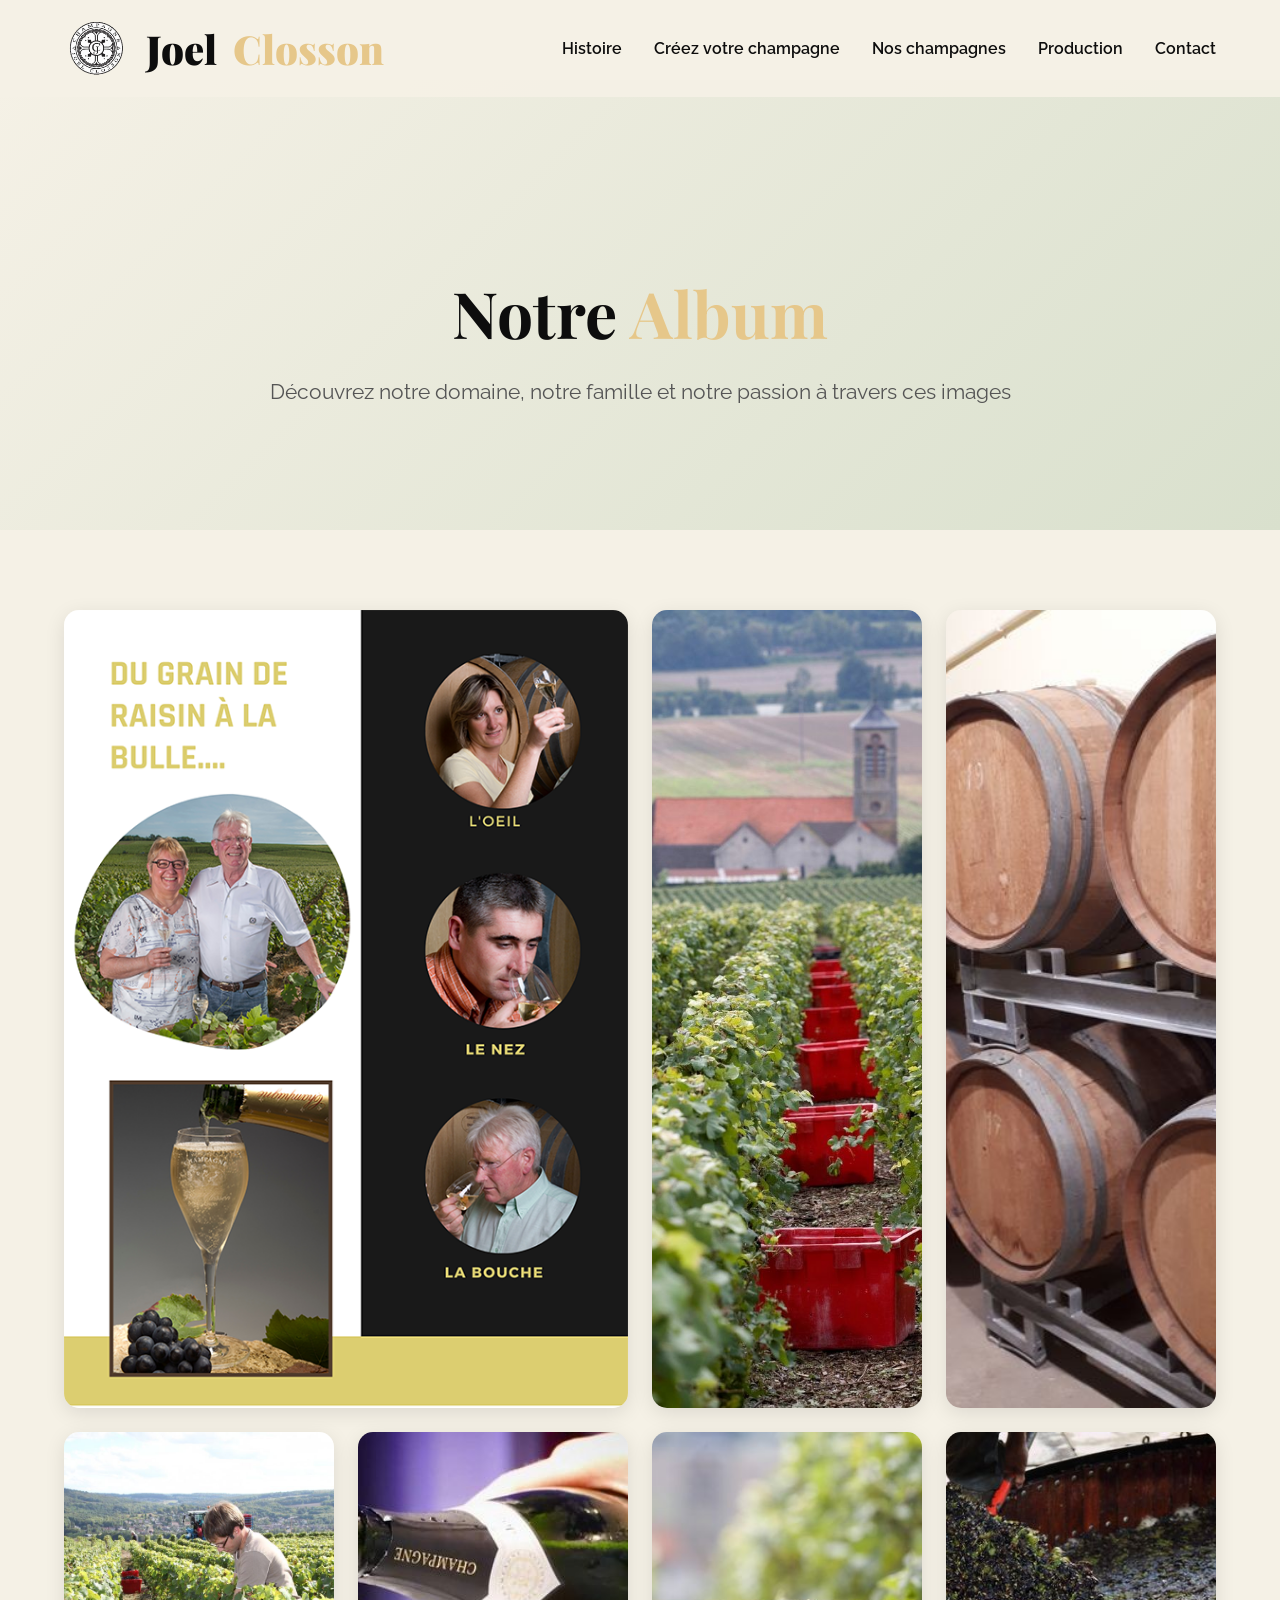
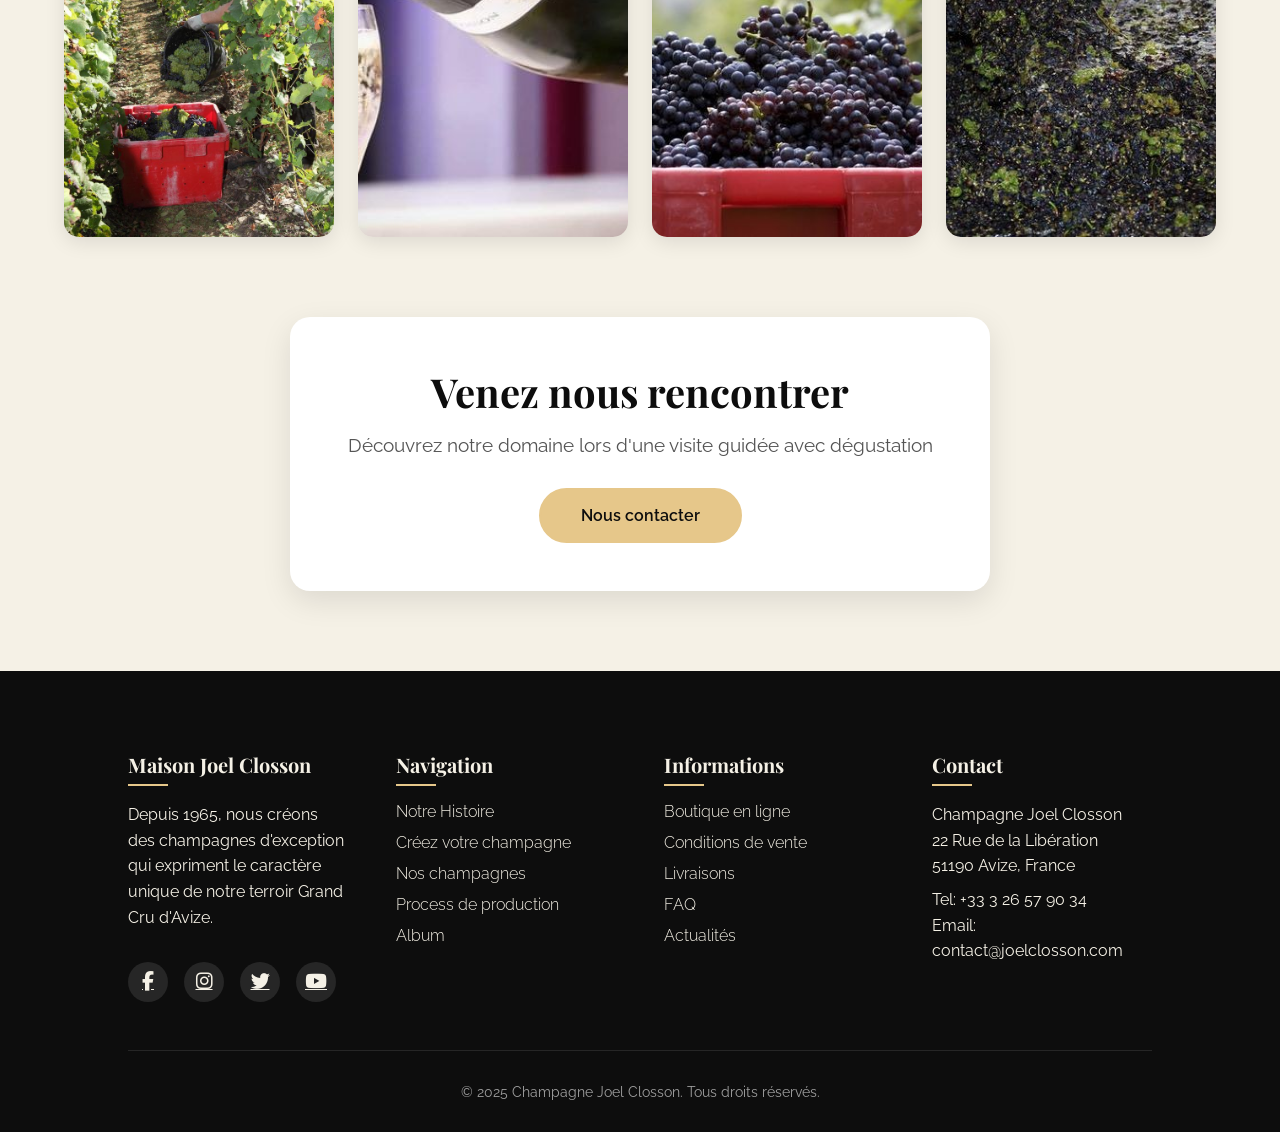
<file: histoire/album.html>
<!DOCTYPE html>
<html lang="fr">
<head>
    <meta charset="UTF-8">
    <meta name="viewport" content="width=device-width, initial-scale=1.0">
    <title>Album Photos | Champagne Joel Closson</title>
    <link rel="icon" type="image/png" href="logo.png"/>
    <link rel="stylesheet" href="../style.css">
    <link rel="stylesheet" href="https://cdnjs.cloudflare.com/ajax/libs/font-awesome/6.4.0/css/all.min.css">
    <link href="https://fonts.googleapis.com/css2?family=Playfair+Display:wght@700;900&family=Raleway:wght@300;400;600&display=swap" rel="stylesheet">
</head>
<body>
    <!-- Navigation -->
    <nav class="navbar">
        <a href="../index.html" class="logo">
            <img src="../logo.png" alt="Logo Champagne Joel Closson" class="logo-image">
            Joel<span>Closson</span>
        </a>
        <div class="nav-links">
            <a href="../index.html#history">Histoire</a>
            <a href="../index.html#creator">Créez votre champagne</a>
            <a href="../index.html#products">Nos champagnes</a>
            <a href="../index.html#production">Production</a>
            <a href="../index.html#contact">Contact</a>
        </div>
    </nav>

    <!-- Album Header -->
    <section class="album-hero">
        <div class="album-header">
            <h1>Notre <span>Album</span></h1>
            <p>Découvrez notre domaine, notre famille et notre passion à travers ces images</p>
        </div>
    </section>

    <!-- Gallery Grid -->
    <section class="gallery-section">
        <div class="gallery-container">
            
            <!-- Photo 1 - Famille -->
            <div class="gallery-item wide">
                <img src="famille.png" alt="Famille Closson">
                <div class="gallery-overlay">
                    <h3>La Famille Closson</h3>
                    <p>Au cœur de notre vignoble</p>
                </div>
            </div>

            <!-- Photo 2 -->
            <div class="gallery-item">
                <img src="vignoble2.jpg" alt="Vignoble d'Avize">
                <div class="gallery-overlay">
                    <h3>Notre Vignoble</h3>
                    <p>7 hectares en Grand Cru</p>
                </div>
            </div>

            <!-- Photo 3 -->
            <div class="gallery-item">
                <img src="cave.jpg" alt="Cave de champagne">
                <div class="gallery-overlay">
                    <h3>Nos Caves</h3>
                    <p>Élevage traditionnel</p>
                </div>
            </div>

            <!-- Photo 4 -->
            <div class="gallery-item">
                <img src="vendange.jpg" alt="Vendanges manuelles">
                <div class="gallery-overlay">
                    <h3>Vendanges Manuelles</h3>
                    <p>Récolte traditionnelle</p>
                </div>
            </div>

            <!-- Photo 5 -->
            <div class="gallery-item">
                <img src="bouteille.jpg" alt="Bouteilles de champagne">
                <div class="gallery-overlay">
                    <h3>Nos Cuvées</h3>
                    <p>L'excellence Grand Cru</p>
                </div>
            </div>

            <!-- Photo 6 -->
            <div class="gallery-item">
                <img src="raisin.jpg" alt="Raisins Chardonnay">
                <div class="gallery-overlay">
                    <h3>Chardonnay</h3>
                    <p>Le cépage roi</p>
                </div>
            </div>

            <!-- Photo 7 -->
            <div class="gallery-item">
                <img src="pressoir2.jpg" alt="Pressoir traditionnel">
                <div class="gallery-overlay">
                    <h3>Pressoir</h3>
                    <p>Extraction douce</p>
                </div>
            </div>
        </div>

        <div class="album-cta">
            <h2>Venez nous rencontrer</h2>
            <p>Découvrez notre domaine lors d'une visite guidée avec dégustation</p>
            <a href="../index.html#contact" class="btn">Nous contacter</a>
        </div>
    </section>

    <!-- Footer -->
    <footer id="contact">
        <div class="footer-grid">
            <div class="footer-column">
                <h3>Maison Joel Closson</h3>
                <p>Depuis 1965, nous créons des champagnes d'exception qui expriment le caractère unique de notre terroir Grand Cru d'Avize.</p>
                <div class="social-links">
                    <a href="#"><i class="fab fa-facebook-f"></i></a>
                    <a href="https://www.instagram.com/champagnejoelclosson/" target="_blank" rel="noopener noreferrer"><i class="fab fa-instagram"></i></a>
                    <a href="#"><i class="fab fa-twitter"></i></a>
                    <a href="#"><i class="fab fa-youtube"></i></a>
                </div>
            </div>
            
            <div class="footer-column">
                <h3>Navigation</h3>
                <ul class="footer-links">
                    <li><a href="../index.html#history">Notre Histoire</a></li>
                    <li><a href="../index.html#creator">Créez votre champagne</a></li>
                    <li><a href="../index.html#products">Nos champagnes</a></li>
                    <li><a href="../index.html#production">Process de production</a></li>
                    <li><a href="album.html">Album</a></li>
                </ul>
            </div>
            
            <div class="footer-column">
                <h3>Informations</h3>
                <ul class="footer-links">
                    <li><a href="#">Boutique en ligne</a></li>
                    <li><a href="#">Conditions de vente</a></li>
                    <li><a href="#">Livraisons</a></li>
                    <li><a href="#">FAQ</a></li>
                    <li><a href="#">Actualités</a></li>
                </ul>
            </div>
            
            <div class="footer-column">
                <h3>Contact</h3>
                <p>Champagne Joel Closson<br>
                22 Rue de la Libération<br>
                51190 Avize, France</p>
                <p>Tel: +33 3 26 57 90 34<br>
                Email: contact@joelclosson.com</p>
            </div>
        </div>
        
        <div class="copyright">
            &copy; 2025 Champagne Joel Closson. Tous droits réservés.
        </div>
    </footer>

    <script src="../script.js"></script>
</body>
</html>
</file>
<file: style.css>
* {
    margin: 0;
    padding: 0;
    box-sizing: border-box;
}

:root {
    --gold: #e6c78a;
    --dark: #0d0d0d;
    --light: #f5f1e6;
    --transition: all 0.4s cubic-bezier(0.165, 0.84, 0.44, 1);
}

/* ========== RESET BODY/HTML ========== */
html, body {
    margin: 0;
    padding: 0;
    width: 100%;
    overflow-x: hidden;
}

body {
    font-family: 'Raleway', sans-serif;
    background-color: var(--light);
    color: var(--dark);
    display: block;
    position: relative;
}

h1, h2, h3 {
    font-family: 'Playfair Display', serif;
    font-weight: 700;
}

/* ========== NAVIGATION ========== */
.navbar {
    position: fixed;
    top: 0;
    width: 100%;
    padding: 1rem 5%;
    display: flex;
    justify-content: space-between;
    align-items: center;
    z-index: 1000;
    background-color: rgba(245, 241, 230, 0.9);
    transition: var(--transition);
}

.navbar.scrolled {
    background-color: var(--light);
    box-shadow: 0 5px 20px rgba(0,0,0,0.05);
    padding: 0.8rem 5%;
}

.logo {
    font-family: 'Playfair Display', serif;
    font-size: 2.5rem;
    font-weight: 900;
    color: var(--dark);
    text-decoration: none;
    display: flex;
    align-items: center;
    gap: 1rem;
}

.logo-image {
    height: 65px;
    width: auto;
    transition: var(--transition);
    object-fit: contain;
    display: block;
}

.navbar.scrolled .logo-image {
    height: 55px;
}

.logo:hover .logo-image {
    transform: scale(1.05);
}

.logo span {
    color: var(--gold);
}

.nav-links {
    display: flex;
    gap: 2rem;
}

.nav-links a {
    color: var(--dark);
    text-decoration: none;
    font-weight: 600;
    position: relative;
    padding: 0.5rem 0;
    transition: var(--transition);
}

.nav-links a::after {
    content: '';
    position: absolute;
    bottom: 0;
    left: 0;
    width: 0;
    height: 2px;
    background-color: var(--gold);
    transition: var(--transition);
}

.nav-links a:hover {
    color: var(--gold);
}

.nav-links a:hover::after {
    width: 100%;
}

/* ========== HERO SECTION ========== */
.hero {
    height: 100vh;
    width: 100%;
    display: flex;
    align-items: center;
    background: linear-gradient(135deg, #f5f1e6 0%, #d9e0cd 100%);
    position: relative;
    overflow: hidden;
}

.hero-content {
    max-width: 40%;
    padding: 0 5%;
    padding-left: calc(5% + 80px);
    position: relative;
    z-index: 10;
    display: flex;
    flex-direction: column;
    align-items: flex-start;
    margin-left: 0;
}

.hero-content .btn {
    margin-bottom: 0;
}

.hero-logo-decorative {
    width: 120px;
    height: 120px;
    margin-top: 2rem;
    opacity: 0.7;
    transition: var(--transition);
    filter: grayscale(0);
}

.hero-logo-decorative:hover {
    opacity: 1;
    transform: rotate(360deg) scale(1.1);
}

/* Alternative si l'image ne charge pas */
.hero-decorative-icon {
    font-size: 4rem;
    color: var(--gold);
    margin-top: 2rem;
    opacity: 0.7;
    transition: var(--transition);
    display: inline-block;
}

.hero-decorative-icon:hover {
    opacity: 1;
    transform: rotate(360deg) scale(1.1);
}

.hero h1 {
    font-size: 4rem;
    margin-bottom: 1.5rem;
    line-height: 1.1;
}

.hero h1 span {
    color: var(--gold);
    font-weight: 900;
}

.hero p {
    font-size: 1.2rem;
    margin-bottom: 2rem;
    font-weight: 300;
}

.btn {
    display: inline-block;
    padding: 1rem 2.5rem;
    background-color: var(--gold);
    color: var(--dark);
    text-decoration: none;
    font-weight: 600;
    border-radius: 50px;
    transition: var(--transition);
    border: 2px solid var(--gold);
    cursor: pointer;
}

.btn:hover {
    background-color: transparent;
    color: var(--gold);
    transform: translateY(-5px);
    box-shadow: 0 10px 20px rgba(230, 199, 138, 0.3);
}

.hero-bubbles {
    position: absolute;
    top: 0;
    right: 0;
    height: 100%;
    width: 55%;
    overflow: hidden;
}

.bubble {
    position: absolute;
    border-radius: 50%;
    background: radial-gradient(circle at 30% 30%, rgba(255, 255, 255, 0.8), rgba(255, 255, 255, 0.1));
    box-shadow: 0 0 15px rgba(255, 255, 255, 0.5);
    animation: float 15s infinite ease-in-out;
    z-index: 1;
    bottom: 0;
}

@keyframes float {
    0% {
        bottom: 0;
        opacity: 0;
        transform: translateX(0);
    }
    5% {
        opacity: 1;
    }
    25% {
        transform: translateX(-10px);
    }
    50% {
        transform: translateX(10px);
    }
    75% {
        transform: translateX(-5px);
    }
    95% {
        opacity: 1;
    }
    100% {
        bottom: 100vh;
        opacity: 0;
        transform: translateX(0);
    }
}


.bubble-large {
    height: 120px;
    width: 120px;
    left: 20%;
}

.bubble-medium {
    height: 70px;
    width: 70px;
    right: 25%;
}

.bubble-small {
    height: 30px;
    width: 30px;
    left: 35%;
}

.bubble-small-2 {
    height: 40px;
    width: 40px;
    left: 15%;
}

/* Nouvelles bulles */
.bubble-medium-2 {
    height: 80px;
    width: 80px;
    right: 15%;
}

.bubble-small-3 {
    height: 35px;
    width: 35px;
    left: 45%;
}

.bubble-large-2 {
    height: 100px;
    width: 100px;
    right: 35%;
}

.bubble-small-4 {
    height: 45px;
    width: 45px;
    left: 25%;
}

/* ========== HORIZONTAL SCROLL ========== */
.horizontal-scroll {
    position: relative;
    height: 100vh;
    width: 100vw;
    display: flex;
    flex-direction: row;
    overflow-x: auto;
    overflow-y: hidden;
    scroll-behavior: smooth;
    scroll-snap-type: x mandatory;
    -webkit-overflow-scrolling: touch;
    scrollbar-width: thin;
    scrollbar-color: var(--gold) transparent;
}

.horizontal-scroll::-webkit-scrollbar {
    height: 8px;
}

.horizontal-scroll::-webkit-scrollbar-track {
    background: transparent;
}

.horizontal-scroll::-webkit-scrollbar-thumb {
    background: var(--gold);
    border-radius: 4px;
}

.scroll-section {
    min-width: 100vw;
    width: 100vw;
    height: 100vh;
    flex-shrink: 0;
    flex-grow: 0;
    position: relative;
    padding: 3% 10%;
    display: flex;
    flex-direction: row;
    align-items: center;
    justify-content: space-between;
    scroll-snap-align: start;
    box-sizing: border-box;
    overflow-y: auto;
}

.section-bg {
    position: absolute;
    top: 0;
    left: 0;
    width: 100%;
    height: 100%;
    object-fit: cover;
    opacity: 0.05;
    z-index: 0;
}

.section-content {
    max-width: 50%;
    position: relative;
    z-index: 2;
}

/* Image familiale à droite pour la section Histoire */
.scroll-section#history {
    background: linear-gradient(135deg, #f5f1e6 0%, #e8dfc5 100%);
    flex-direction: row !important;
    align-items: center !important;
    justify-content: space-between !important;
    gap: 4rem;
}

.scroll-section#history .section-content {
    max-width: 45%;
}

.history-buttons {
    display: flex;
    gap: 1rem;
    margin-top: 2rem;
    flex-wrap: wrap;
}

.btn-secondary {
    background-color: transparent;
    color: var(--gold);
    border: 2px solid var(--gold);
}

.btn-secondary:hover {
    background-color: var(--gold);
    color: var(--dark);
}

.section-image {
    width: 45%;
    height: 65%;
    position: relative;
    z-index: 2;
    border-radius: 20px;
    overflow: hidden;
    box-shadow: 0 20px 60px rgba(0, 0, 0, 0.15);
    transition: var(--transition);
    flex-shrink: 0;
}

.section-image:hover {
    transform: scale(1.02);
    box-shadow: 0 25px 80px rgba(0, 0, 0, 0.2);
}

.section-image img {
    width: 100%;
    height: 100%;
    object-fit: cover;
    display: block;
}

/* Décoration pour la section Histoire */
.scroll-section#history::before {
    content: '';
    position: absolute;
    top: 10%;
    right: 35%;
    width: 300px;
    height: 300px;
    background: radial-gradient(circle, rgba(230, 199, 138, 0.1) 0%, transparent 70%);
    border-radius: 50%;
    z-index: 1;
    pointer-events: none;
}

.section-content p {
    font-size: 0.95rem;
    line-height: 1.5;
    margin-bottom: 0.8rem;
    color: #333;
    font-weight: 400;
}

.section-title {
    font-size: 2.2rem;
    margin-bottom: 0.8rem;
    position: relative;
    color: var(--dark);
    letter-spacing: -1px;
}

.section-title::after {
    content: '';
    position: absolute;
    bottom: -8px;
    left: 0;
    width: 70px;
    height: 3px;
    background: var(--gold);
}

/* ========== CHAMPAGNE CREATOR ========== */
.creator-section {
    background: url('data:image/svg+xml;utf8,<svg xmlns="http://www.w3.org/2000/svg" width="100" height="100" viewBox="0 0 100 100"><rect width="100" height="100" fill="%23f5f1e6"/><path d="M0,50 C15,20 35,20 50,50 C65,80 85,80 100,50" stroke="%23e6c78a" stroke-width="0.5" fill="none"/></svg>');
    flex-direction: column !important;
    justify-content: center !important;
}

.creator-section .section-content {
    max-width: 90%;
}

.creator-container {
    display: flex;
    gap: 1.5rem;
    align-items: flex-start;
    margin-top: 0.5rem;
}

.champagne-visualization {
    width: 35%;
    position: relative;
    display: flex;
    flex-direction: column;
    align-items: center;
    padding-top: 1rem;
}
    

.champagne-bottle {
    width: 180px;
    height: 325px;
    position: relative;
    margin-top: 1rem;
    background: transparent;
    border: 2px solid var(--gold);
    border-top: none;
    border-radius: 10px 10px 50% 50%;
    overflow: hidden;
}

.liquid {
    position: absolute;
    bottom: 0;
    width: 100%;
    height: 40%;
    background: linear-gradient(to bottom, #f9e7c2, #d8c591);
    transition: height 0.5s;
    z-index: 1;
}


.champagne-stem {
    width: 4px;
    height: 160px;
    background: var(--gold);
    margin: 0 auto;
}

.champagne-base {
    width: 120px;
    height: 8px;
    background: var(--gold);
    border-radius: 50%;
    margin: 0 auto;
}

.bubbles-container {
    pointer-events: none;
    position: absolute;
    bottom: 0;
    width: 100%;
    height: 40%;
    overflow: hidden;
    z-index: 10;
    transition: height 0.5s;
}

.mini-bubble {
    position: absolute;
    border-radius: 50%;
    background: rgba(255, 255, 255, 0.8);
    opacity: 0.9;
    z-index: 10;  
    animation-name: bubble-rise;
    animation-iteration-count: infinite;
    animation-timing-function: ease-in;
}

@keyframes bubble-rise {
    0% {
        bottom: 0;
        opacity: 0;
    }
    5% {
        opacity: 1;
    }
    95% {
        opacity: 1;
    }
    100% {
        bottom: 100%;
        opacity: 0;
    }
}

.creator-controls {
    width: 60%;
    background-color: rgba(245, 241, 230, 0.9);
    padding: 2rem;
    border-radius: 20px;
    box-shadow: 0 10px 30px rgba(0,0,0,0.05);
}

.control-group {
    margin-bottom: 2rem;
}

.control-group label {
    display: block;
    margin-bottom: 0.5rem;
    font-weight: 600;
}

.slider-container {
    display: flex;
    align-items: center;
    gap: 1rem;
}

.slider {
    flex: 1;
    -webkit-appearance: none;
    height: 8px;
    background: #d9e0cd;
    border-radius: 10px;
    outline: none;
}

.slider::-webkit-slider-thumb {
    -webkit-appearance: none;
    width: 22px;
    height: 22px;
    border-radius: 50%;
    background: var(--gold);
    cursor: pointer;
    box-shadow: 0 0 5px rgba(0,0,0,0.2);
}

.slider::-moz-range-thumb {
    width: 22px;
    height: 22px;
    border-radius: 50%;
    background: var(--gold);
    cursor: pointer;
    box-shadow: 0 0 5px rgba(0,0,0,0.2);
    border: none;
}

.slider-value {
    width: 80px;
    text-align: center;
    font-weight: 600;
}

.preview-window {
    background-color: rgba(255, 255, 255, 0.9);
    padding: 1.5rem;
    border-radius: 15px;
    box-shadow: 0 5px 15px rgba(0,0,0,0.05);
    margin-top: 2rem;
}

.preview-window h4 {
    margin-bottom: 1rem;
    font-size: 1.25rem;
    color: var(--dark);
}

/* ========== PRODUCTS SECTION ========== */
.products-section {
    background: linear-gradient(45deg, #f5f1e6 0%, #f0ede6 100%);
    flex-direction: column !important;
    justify-content: center !important;
}

.products-section .section-content {
    max-width: 90%;
}

.products-grid {
    display: grid;
    grid-template-columns: repeat(3, 1fr);
    gap: 1.5rem;
    margin-top: 1.5rem;
    width: 100%;
}

.product-card {
    background: white;
    border-radius: 15px;
    overflow: hidden;
    box-shadow: 0 10px 20px rgba(0,0,0,0.05);
    transition: var(--transition);
}

.product-card:hover {
    transform: translateY(-10px);
    box-shadow: 0 15px 30px rgba(0,0,0,0.1);
}

.product-image {
    height: 220px;
    background: linear-gradient(135deg, #f8f4e7 0%, #ffffff 100%);
    position: relative;
    display: flex;
    justify-content: center;
    align-items: center;
    overflow: hidden;
    padding: 1rem;
}

.product-image img {
    max-width: 70%;
    max-height: 100%;
    width: auto;
    height: auto;
    object-fit: contain;
    transition: var(--transition);
    filter: drop-shadow(0 10px 20px rgba(0,0,0,0.15));
}

.product-card:hover .product-image img {
    transform: scale(1.08) translateY(-5px);
    filter: drop-shadow(0 15px 30px rgba(0,0,0,0.25));
}

.product-image::after {
    display: none;
}

.product-info {
    padding: 1rem;
}

.product-title {
    font-size: 1.1rem;
    margin-bottom: 0.5rem;
    font-weight: 700;
}

.product-desc {
    color: #666;
    font-size: 0.9rem;
    margin-bottom: 0.5rem;
}

.product-price {
    font-size: 1.3rem;
    font-weight: 700;
    color: var(--dark);
    margin-bottom: 1rem;
}

/* ========== PRODUCTION SECTION ========== */
#production {
    flex-direction: column !important;
    justify-content: center !important;
    background: linear-gradient(135deg, #f5f1e6 0%, #ebe5d5 100%);
}

#production .section-content {
    max-width: 85%;
}

#production .section-title {
    text-align: left;
    margin-bottom: 1rem;
}

#production .section-title::after {
    left: 0;
}

#production .section-content > p {
    text-align: left;
    font-size: 1.05rem;
    margin-bottom: 1.8rem;
    color: #555;
}

.production-steps {
    display: grid;
    grid-template-columns: repeat(5, 1fr);
    gap: 1.5rem;
    margin: 2rem 0;
    width: 100%;
}

.step {
    background: white;
    border-radius: 15px;
    padding: 2rem 1.5rem;
    box-shadow: 0 5px 20px rgba(0,0,0,0.08);
    transition: var(--transition);
    position: relative;
    overflow: hidden;
    border: 2px solid transparent;
    text-align: center;
    display: flex;
    flex-direction: column;
    min-height: 280px;
}

.step::before {
    content: '';
    position: absolute;
    top: 0;
    left: 0;
    width: 100%;
    height: 4px;
    background: linear-gradient(90deg, var(--gold), #d4b582);
    transform: scaleX(0);
    transform-origin: left;
    transition: transform 0.4s ease;
}

.step:hover::before {
    transform: scaleX(1);
}

.step:hover {
    transform: translateY(-10px);
    box-shadow: 0 15px 40px rgba(0,0,0,0.15);
    border-color: var(--gold);
}

.step h3 {
    margin-bottom: 1rem;
    font-size: 1.2rem;
    color: var(--dark);
    display: flex;
    align-items: center;
    justify-content: center;
    gap: 0.65rem;
}

.step h3::before {
    content: '✦';
    font-size: 1.35rem;
    color: var(--gold);
    display: inline-block;
    transition: var(--transition);
}

.step:hover h3::before {
    transform: rotate(180deg) scale(1.2);
}

.step p {
    font-size: 1rem;
    color: #666;
    line-height: 1.65;
    display: flex;
    align-items: center;
    justify-content: center;
    flex: 1;
}

#production .btn {
    display: block;
    margin: 2rem auto 0;
    width: fit-content;
}

/* ========== FOOTER ========== */
footer {
    background-color: var(--dark);
    color: var(--light);
    padding: 5rem 10% 2rem;
    position: relative;
    width: 100%;
}

.footer-grid {
    display: grid;
    grid-template-columns: repeat(4, 1fr);
    gap: 3rem;
    margin-bottom: 3rem;
    width: 100%;
}

.footer-column {
    display: flex;
    flex-direction: column;
}

.footer-column h3 {
    font-size: 1.25rem;
    margin-bottom: 1.5rem;
    position: relative;
}

.footer-column h3::after {
    content: '';
    position: absolute;
    bottom: -8px;
    left: 0;
    width: 40px;
    height: 2px;
    background: var(--gold);
}

.footer-column p {
    line-height: 1.6;
    margin-bottom: 0.5rem;
}

.footer-links {
    list-style: none;
}

.footer-links li {
    margin-bottom: 0.75rem;
}

.footer-links a {
    color: var(--light);
    text-decoration: none;
    font-weight: 300;
    transition: var(--transition);
}

.footer-links a:hover {
    color: var(--gold);
    padding-left: 5px;
}

.social-links {
    display: flex;
    gap: 1rem;
    margin-top: 1.5rem;
}

.social-links a {
    display: flex;
    align-items: center;
    justify-content: center;
    width: 40px;
    height: 40px;
    border-radius: 50%;
    background-color: rgba(255, 255, 255, 0.1);
    color: var(--light);
    transition: var(--transition);
    font-size: 1.2rem;
}

.social-links a:hover {
    background-color: var(--gold);
    color: var(--dark);
    transform: translateY(-3px);
}

.copyright {
    text-align: center;
    padding-top: 2rem;
    border-top: 1px solid rgba(255, 255, 255, 0.1);
    font-size: 0.9rem;
    color: rgba(255, 255, 255, 0.6);
}

/* ========== RESPONSIVE ========== */

/* ========== ALBUM PAGE ========== */
.album-hero {
    min-height: 50vh;
    display: flex;
    align-items: center;
    justify-content: center;
    background: linear-gradient(135deg, #f5f1e6 0%, #d9e0cd 100%);
    padding: 8rem 5% 4rem;
    margin-top: 80px;
}

.album-header {
    text-align: center;
    max-width: 800px;
}

.album-header h1 {
    font-size: 4rem;
    margin-bottom: 1.5rem;
    color: var(--dark);
}

.album-header h1 span {
    color: var(--gold);
}

.album-header p {
    font-size: 1.3rem;
    color: #555;
}

.gallery-section {
    padding: 5rem 5%;
    background: var(--light);
}

.gallery-container {
    display: grid;
    grid-template-columns: repeat(4, 1fr);
    gap: 1.5rem;
    max-width: 1400px;
    margin: 0 auto 5rem;
}

.gallery-item {
    position: relative;
    overflow: hidden;
    border-radius: 15px;
    cursor: pointer;
    box-shadow: 0 5px 20px rgba(0,0,0,0.1);
    transition: var(--transition);
}

/* Première image : prend 2 colonnes */
.gallery-item:nth-child(1) {
    grid-column: span 2;
    min-height: 220px;
}

/* Images 2 et 3 : prennent 1 colonne chacune */
.gallery-item:nth-child(2),
.gallery-item:nth-child(3) {
    grid-column: span 1;
    min-height: 220px;
}

/* Les 4 suivantes (4,5,6,7) : prennent 1 colonne chacune */
.gallery-item:nth-child(n+4) {
    grid-column: span 1;
    min-height: 250px;
}

.gallery-item img {
    width: 100%;
    height: 100%;
    object-fit: cover;
    transition: var(--transition);
    display: block;
}

.gallery-item:hover {
    transform: translateY(-5px);
    box-shadow: 0 15px 40px rgba(0,0,0,0.2);
}

.gallery-item:hover img {
    transform: scale(1.1);
}

.gallery-overlay {
    position: absolute;
    bottom: 0;
    left: 0;
    right: 0;
    background: linear-gradient(to top, rgba(13, 13, 13, 0.9), transparent);
    color: white;
    padding: 2rem;
    transform: translateY(100%);
    transition: var(--transition);
}

.gallery-item:hover .gallery-overlay {
    transform: translateY(0);
}

.gallery-overlay h3 {
    font-size: 1.5rem;
    margin-bottom: 0.5rem;
    color: var(--gold);
}

.gallery-overlay p {
    font-size: 1rem;
    color: rgba(255, 255, 255, 0.9);
}

.album-cta {
    text-align: center;
    max-width: 700px;
    margin: 0 auto;
    padding: 3rem 2rem;
    background: white;
    border-radius: 20px;
    box-shadow: 0 10px 30px rgba(0,0,0,0.1);
}

.album-cta h2 {
    font-size: 2.5rem;
    margin-bottom: 1rem;
    color: var(--dark);
}

.album-cta p {
    font-size: 1.2rem;
    margin-bottom: 2rem;
    color: #555;
}

/* ========== RESPONSIVE ========== */
@media (max-width: 1200px) {
    .section-content {
        max-width: 70%;
    }
    
    .creator-section .section-content,
    .products-section .section-content {
        max-width: 85%;
    }
}

@media (max-width: 992px) {
    .hero-content {
        max-width: 60%;
    }
    
    .section-content {
        max-width: 100%;
    }
    
    .scroll-section#history {
        flex-direction: column !important;
        gap: 2rem;
    }
    
    .scroll-section#history .section-content {
        max-width: 90%;
    }
    
    .section-image {
        width: 90%;
        height: 50%;
    }
    
    .footer-grid {
        grid-template-columns: repeat(2, 1fr);
    }
    
    .products-grid {
        grid-template-columns: repeat(2, 1fr);
    }
    
    .creator-container {
        flex-direction: column;
    }
    
    .champagne-visualization,
    .creator-controls {
        width: 100%;
    }
    
    .production-steps {
        grid-template-columns: repeat(2, 1fr);
        gap: 1.5rem;
    }
    
    .step {
        padding: 2rem 1.5rem;
    }
}

@media (max-width: 768px) {
    .hero-content {
        max-width: 90%;
    }
    
    .hero h1 {
        font-size: 3rem;
    }
    
    .nav-links {
        display: none;
    }
    
    .scroll-section {
        padding: 5% 5%;
    }
    
    .section-title {
        font-size: 2.5rem;
    }
    
    .products-grid {
        grid-template-columns: 1fr;
    }
    
    .footer-grid {
        grid-template-columns: 1fr;
    }
    
    .production-steps {
        grid-template-columns: 1fr;
        gap: 1.5rem;
    }
    
    .step h3 {
        font-size: 1.2rem;
    }
}
/* Nouvelles petites bulles */
.bubble-tiny {
    height: 20px;
    width: 20px;
    left: 25%;
    animation-duration: 12s;
    animation-delay: 1s;
}

.bubble-tiny-2 {
    height: 15px;
    width: 15px;
    right: 30%;
    animation-duration: 14s;
    animation-delay: 2s;
}

.bubble-tiny-3 {
    height: 18px;
    width: 18px;
    left: 40%;
    animation-duration: 13s;
    animation-delay: 0.5s;
}

.bubble-tiny-4 {
    height: 22px;
    width: 22px;
    right: 20%;
    animation-duration: 15s;
    animation-delay: 3s;
}

.bubble-tiny-5 {
    height: 16px;
    width: 16px;
    left: 30%;
    animation-duration: 11s;
    animation-delay: 1.5s;
}

.bubble-tiny-6 {
    height: 19px;
    width: 19px;
    right: 40%;
    animation-duration: 13.5s;
    animation-delay: 2.5s;
}
/* ========== FOOTER INFO SECTION ========== */
.footer-info-section {
    display: grid;
    grid-template-columns: repeat(3, 1fr);
    gap: 2rem;
    padding: 3rem 0 2rem;
    border-top: 1px solid rgba(255, 255, 255, 0.1);
    border-bottom: 1px solid rgba(255, 255, 255, 0.1);
    margin-top: 3rem;
}

.info-item {
    text-align: center;
}

.info-item h4 {
    font-size: 1.1rem;
    color: var(--gold);
    margin-bottom: 1rem;
    font-weight: 600;
}

.info-item p {
    color: rgba(255, 255, 255, 0.8);
    line-height: 1.6;
}

.info-item em {
    font-size: 0.9rem;
    color: rgba(255, 255, 255, 0.6);
}

.info-item i {
    margin-right: 0.5rem;
    color: var(--gold);
}

.payment-icons {
    display: flex;
    justify-content: center;
    gap: 1rem;
    font-size: 2rem;
    margin-top: 0.5rem;
}

.payment-icons i {
    color: var(--gold);
    transition: var(--transition);
}

.payment-icons i:hover {
    transform: scale(1.1);
    color: var(--light);
}

/* ========== LEGAL WARNING ========== */
.legal-warning {
    background: linear-gradient(135deg, #8B0000, #B22222);
    padding: 1.5rem 2rem;
    margin: 2rem 0;
    border-radius: 10px;
    text-align: center;
    color: white;
    line-height: 1.6;
    box-shadow: 0 5px 20px rgba(139, 0, 0, 0.3);
}

.legal-warning i {
    font-size: 1.5rem;
    margin-right: 1rem;
    vertical-align: middle;
}

.legal-warning strong {
    font-size: 1.1rem;
}

.legal-code {
    display: block;
    font-size: 0.85rem;
    margin-top: 0.5rem;
    opacity: 0.9;
    font-style: italic;
}

/* ========== RESPONSIVE FOOTER INFO ========== */
@media (max-width: 992px) {
    .footer-info-section {
        grid-template-columns: repeat(2, 1fr);
    }
    
    .info-item:last-child {
        grid-column: 1 / -1;
    }
}

@media (max-width: 768px) {
    .footer-info-section {
        grid-template-columns: 1fr;
        gap: 1.5rem;
    }
    
    .legal-warning {
        font-size: 0.9rem;
        padding: 1rem 1.5rem;
    }
    
    .legal-warning i {
        display: block;
        margin: 0 0 1rem 0;
    }
}
</file>
